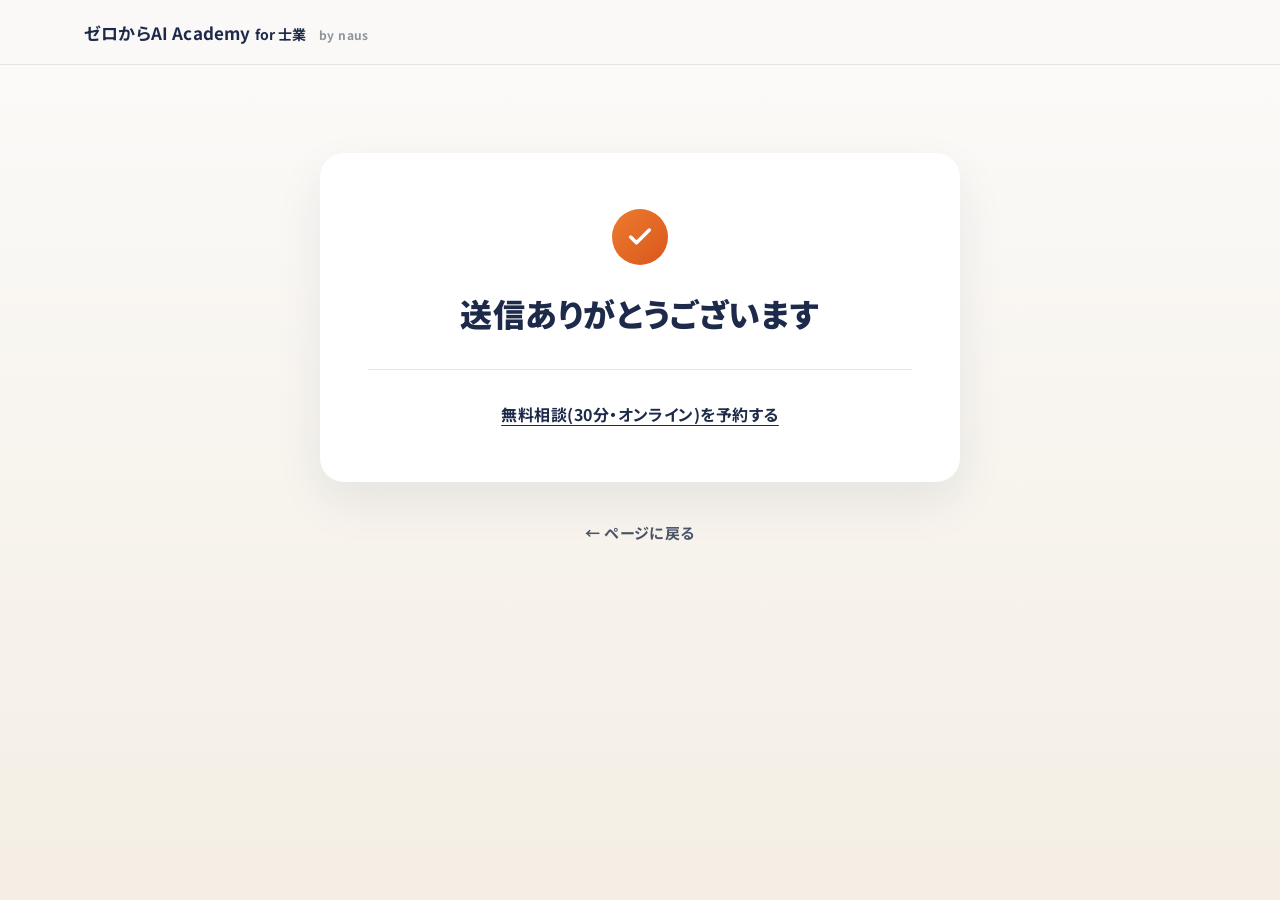
<file: contact-thanks/index.html>
<!DOCTYPE html>
<html>
<head>
<meta charset="utf-8">
<meta name="viewport" content="width=device-width, initial-scale=1">
<meta name="robots" content="noindex, nofollow">
<link rel="stylesheet" href="https://fonts.googleapis.com/css2?family=Noto+Sans+JP:wght@400;500;700;900&display=swap">
<link rel="stylesheet" href="/assets/thanks.css">
</head>
<body>
<header class="t-header">
  <div class="t-header-inner">
    <a href="/" class="logo">
      <span class="logo-main">ゼロからAI Academy <small>for 士業</small></span>
      <span class="logo-by">by naus</span>
    </a>
  </div>
</header>
<main class="t-main">
  <div class="t-card">
    <span class="t-icon"><svg width="28" height="28" viewBox="0 0 24 24" fill="none" stroke="#fff" stroke-width="3" stroke-linecap="round" stroke-linejoin="round"><path d="M20 6 9 17l-5-5"></path></svg></span>
    <h1 class="t-title">送信ありがとうございます</h1>
    <div class="t-divider"></div>
    <a href="https://calendar.app.google/waQHq6Jvxr3rPzez9" target="_blank" rel="noopener" class="t-cal">無料相談(30分・オンライン)を予約する</a>
  </div>
  <a href="/" class="t-back">← ページに戻る</a>
</main>
</body>
</html>
</file>
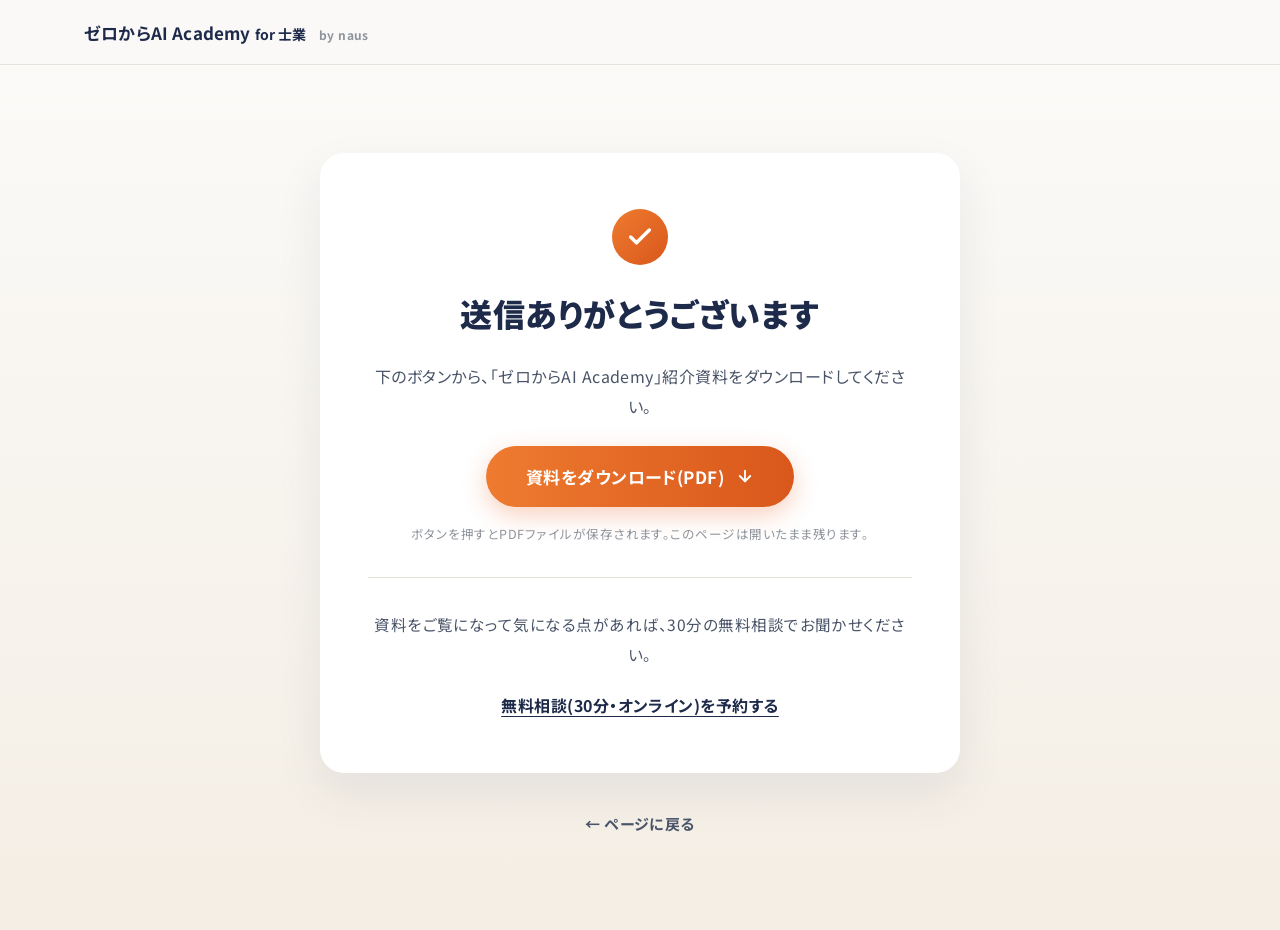
<file: thanks/index.html>
<!DOCTYPE html>
<html>
<head>
<meta charset="utf-8">
<meta name="viewport" content="width=device-width, initial-scale=1">
<meta name="robots" content="noindex, nofollow">
<link rel="stylesheet" href="https://fonts.googleapis.com/css2?family=Noto+Sans+JP:wght@400;500;700;900&display=swap">
<link rel="stylesheet" href="/assets/thanks.css">
</head>
<body>
<header class="t-header">
  <div class="t-header-inner">
    <a href="/" class="logo">
      <span class="logo-main">ゼロからAI Academy <small>for 士業</small></span>
      <span class="logo-by">by naus</span>
    </a>
  </div>
</header>
<main class="t-main">
  <div class="t-card">
    <span class="t-icon"><svg width="28" height="28" viewBox="0 0 24 24" fill="none" stroke="#fff" stroke-width="3" stroke-linecap="round" stroke-linejoin="round"><path d="M20 6 9 17l-5-5"></path></svg></span>
    <h1 class="t-title">送信ありがとうございます</h1>
    <p class="t-desc">下のボタンから、「ゼロからAI Academy」紹介資料をダウンロードしてください。</p>
    <a href="/assets/zerokara-ai-academy-shigyo.pdf" download="ゼロからAI Academy for 士業_紹介資料.pdf" class="t-dl">資料をダウンロード(PDF)<svg width="18" height="18" viewBox="0 0 24 24" fill="none" stroke="#fff" stroke-width="2.5" stroke-linecap="round" stroke-linejoin="round"><path d="M12 5v14"></path><path d="m19 12-7 7-7-7"></path></svg></a>
    <p class="t-note">ボタンを押すとPDFファイルが保存されます。このページは開いたまま残ります。</p>
    <div class="t-divider"></div>
    <p class="t-consult">資料をご覧になって気になる点があれば、30分の無料相談でお聞かせください。</p>
    <a href="https://calendar.app.google/waQHq6Jvxr3rPzez9" target="_blank" rel="noopener" class="t-cal">無料相談(30分・オンライン)を予約する</a>
  </div>
  <a href="/" class="t-back">← ページに戻る</a>
</main>
</body>
</html>
</file>
<file: assets/thanks.css>
*, *::before, *::after { box-sizing: border-box; }
body { margin: 0; background: #F7F4EE; font-family: 'Noto Sans JP', sans-serif; color: #1E2A4A; font-feature-settings: 'palt'; letter-spacing: 0.03em; }
a { color: #1E2A4A; }
a:hover { color: #0F1830; }
p, h1 { margin: 0; }

.t-header { background: rgba(251,250,248,0.94); border-bottom: 1px solid #E6E3DD; }
.t-header-inner { max-width: 1160px; margin: 0 auto; padding: 0 24px; height: 64px; display: flex; align-items: center; }
.logo { display: flex; align-items: baseline; gap: 12px; text-decoration: none; flex-wrap: wrap; }
.logo-main { font-size: 17px; font-weight: 700; color: #1E2A4A; letter-spacing: 0.01em; }
.logo-main small { font-size: 14px; }
.logo-by { font-size: 12px; font-weight: 700; color: #8E939C; }

.t-main { min-height: calc(100vh - 65px); background: linear-gradient(180deg, #FBFAF8 0%, #F4EEE4 100%); padding: 88px 20px 96px; display: flex; flex-direction: column; align-items: center; gap: 40px; }
.t-card { width: 100%; max-width: 640px; background: #fff; border-radius: 24px; box-shadow: 0 20px 48px rgba(30,42,74,0.08); padding: 56px 48px; display: flex; flex-direction: column; align-items: center; text-align: center; gap: 24px; }
.t-icon { width: 56px; height: 56px; border-radius: 50%; background: linear-gradient(135deg, #EE7B30, #D9571B); display: inline-flex; align-items: center; justify-content: center; }
.t-title { margin: 0; font-size: clamp(24px, 5vw, 32px); font-weight: 900; line-height: 1.5; color: #1E2A4A; }
.t-desc { margin: 0; font-size: 16px; line-height: 1.9; color: #4A5468; }
.t-dl { display: inline-flex; align-items: center; gap: 12px; font-weight: 700; font-size: 17px; color: #fff; background: linear-gradient(90deg, #EE7B30, #D9571B); padding: 18px 40px; border-radius: 999px; text-decoration: none; box-shadow: 0 8px 24px rgba(232,100,40,0.30); }
.t-dl:hover { background: linear-gradient(90deg, #D9651F, #C04A12); color: #fff; }
.t-note { margin: -8px 0 0; font-size: 12.5px; line-height: 1.8; color: #8E939C; }
.t-divider { width: 100%; height: 1px; background: #E6E3DD; margin: 8px 0; }
.t-consult { margin: 0; font-size: 15.5px; line-height: 1.9; color: #4A5468; }
.t-cal { font-size: 16px; font-weight: 700; color: #1E2A4A; text-underline-offset: 4px; }
.t-back { font-size: 15px; font-weight: 700; color: #4A5468; text-decoration: none; }
</file>
